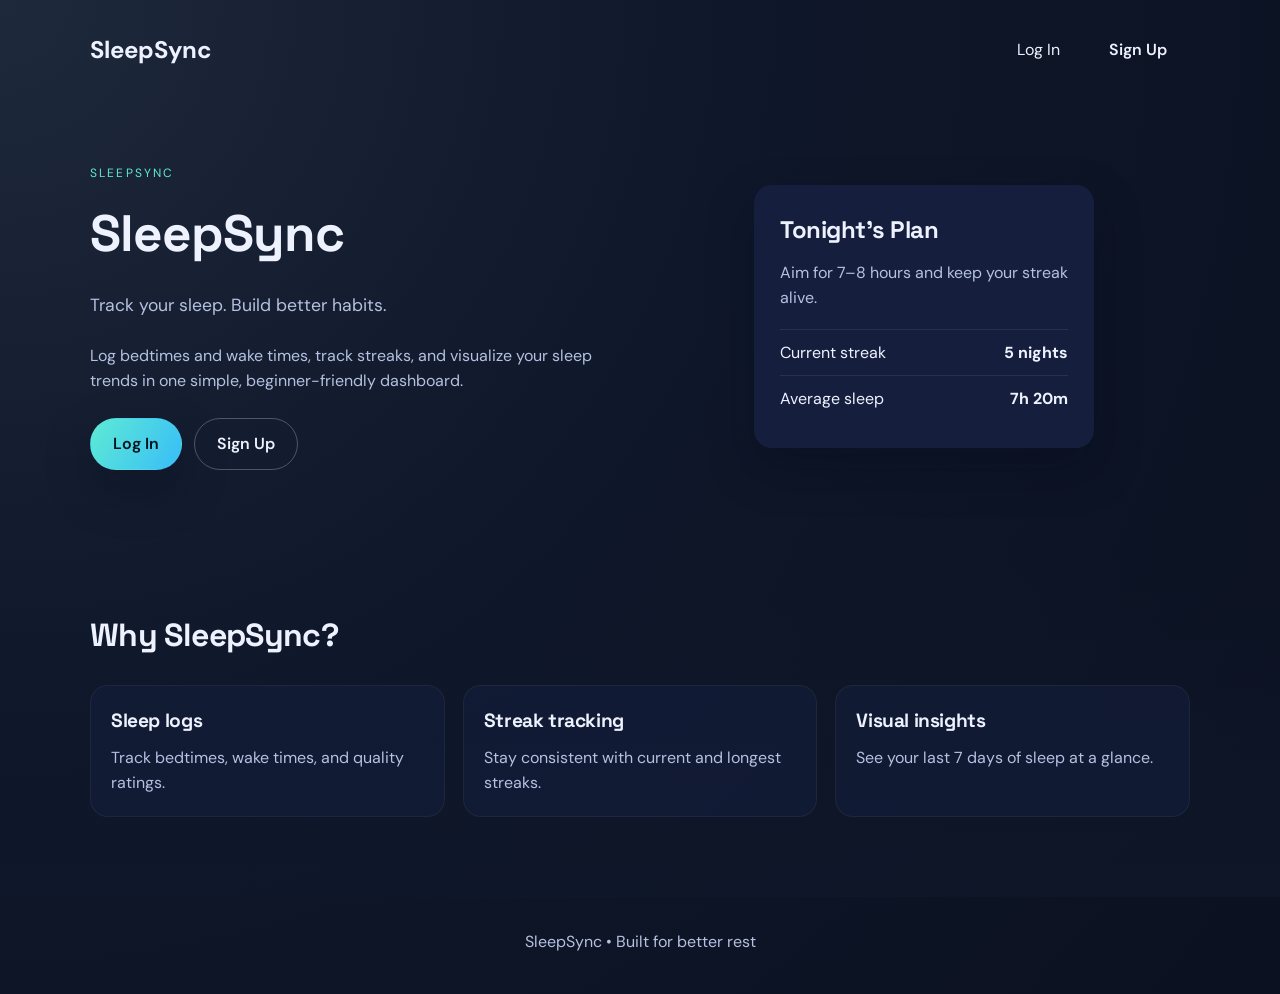
<file: index.html>
<!doctype html>
<html lang="en">
  <head>
    <meta charset="utf-8" />
    <meta name="viewport" content="width=device-width, initial-scale=1" />
    <title>SleepSync</title>
    <meta name="description" content="SleepSync helps you track sleep and build better habits." />
    <link rel="stylesheet" href="css/styles.css" />
  </head>
  <body>
    <header class="site-header">
      <div class="container">
        <div class="brand">SleepSync</div>
        <nav class="nav">
          <a class="nav-link" href="pages/login.html">Log In</a>
          <a class="nav-link button" href="pages/signup.html">Sign Up</a>
        </nav>
      </div>
    </header>

    <main>
      <section class="hero">
        <div class="container hero-content">
          <div>
            <p class="eyebrow">SleepSync</p>
            <h1>SleepSync</h1>
            <p class="subtitle">Track your sleep. Build better habits.</p>
            <p class="hero-description">
              Log bedtimes and wake times, track streaks, and visualize your sleep trends in one
              simple, beginner-friendly dashboard.
            </p>
            <div class="hero-actions">
              <a class="button primary" href="pages/login.html">Log In</a>
              <a class="button secondary" href="pages/signup.html">Sign Up</a>
            </div>
          </div>
          <div class="hero-card">
            <div class="card">
              <h2>Tonight's Plan</h2>
              <p class="card-text">Aim for 7–8 hours and keep your streak alive.</p>
              <div class="card-row">
                <span>Current streak</span>
                <strong>5 nights</strong>
              </div>
              <div class="card-row">
                <span>Average sleep</span>
                <strong>7h 20m</strong>
              </div>
            </div>
          </div>
        </div>
      </section>

      <section class="features">
        <div class="container">
          <h2>Why SleepSync?</h2>
          <div class="feature-grid">
            <div class="feature">
              <h3>Sleep logs</h3>
              <p>Track bedtimes, wake times, and quality ratings.</p>
            </div>
            <div class="feature">
              <h3>Streak tracking</h3>
              <p>Stay consistent with current and longest streaks.</p>
            </div>
            <div class="feature">
              <h3>Visual insights</h3>
              <p>See your last 7 days of sleep at a glance.</p>
            </div>
          </div>
        </div>
      </section>
    </main>

    <footer class="site-footer">
      <div class="container">
        <p>SleepSync • Built for better rest</p>
      </div>
    </footer>

    <script src="js/app.js" defer></script>
  </body>
</html>
</file>
<file: css/styles.css>
@import url("https://fonts.googleapis.com/css2?family=DM+Sans:wght@400;500;700&family=Space+Grotesk:wght@500;700&display=swap");

:root {
  --bg: #0f172a;
  --bg-soft: #111a33;
  --card: #151f3d;
  --text: #eef2ff;
  --muted: #b4c1e0;
  --accent: #5eead4;
  --accent-2: #38bdf8;
  --shadow: 0 20px 45px rgba(5, 12, 30, 0.35);
  --radius: 18px;
}

* {
  box-sizing: border-box;
  margin: 0;
  padding: 0;
}

body {
  font-family:
    "DM Sans",
    system-ui,
    -apple-system,
    sans-serif;
  color: var(--text);
  background: radial-gradient(
    circle at top left,
    #1e293b 0%,
    #0f172a 45%,
    #0b1120 100%
  );
  min-height: 100vh;
  line-height: 1.6;
}

h1,
h2,
h3 {
  font-family: "Space Grotesk", system-ui, sans-serif;
  letter-spacing: -0.02em;
}

a {
  color: inherit;
  text-decoration: none;
}

.text-link {
  color: var(--accent-2);
  transition: color 0.2s ease;
}

.text-link:hover {
  text-decoration: underline;
}

.container {
  width: min(1100px, 90vw);
  margin: 0 auto;
}

.site-header {
  padding: 24px 0;
}

.site-header .container {
  display: flex;
  justify-content: space-between;
  align-items: center;
}

.brand {
  font-size: 1.5rem;
  font-weight: 700;
}

.nav {
  display: flex;
  gap: 12px;
  align-items: center;
}

.nav-link {
  padding: 8px 14px;
  border-radius: 999px;
  transition: background 0.2s ease;
}

.nav-link:hover {
  background: rgba(255, 255, 255, 0.08);
}

.button {
  display: inline-flex;
  align-items: center;
  justify-content: center;
  padding: 12px 22px;
  border-radius: 999px;
  border: 1px solid transparent;
  font-weight: 600;
  transition:
    transform 0.2s ease,
    box-shadow 0.2s ease,
    border 0.2s ease;
}

.button.primary {
  background: linear-gradient(120deg, var(--accent), var(--accent-2));
  color: #08131f;
  box-shadow: var(--shadow);
}

.button.secondary {
  border-color: rgba(255, 255, 255, 0.25);
  color: var(--text);
  background: transparent;
}

.button.danger {
  border-color: rgba(239, 68, 68, 0.75);
  color: #ffe4e6;
  background: linear-gradient(140deg, #7f1d1d, #450a0a);
  box-shadow: 0 10px 25px rgba(69, 10, 10, 0.45);
}

.button:focus-visible {
  outline: 3px solid rgba(94, 234, 212, 0.9);
  outline-offset: 2px;
}

.button.danger:focus-visible {
  outline-color: rgba(252, 165, 165, 0.95);
}

.button:hover {
  transform: translateY(-2px);
}

.hero {
  padding: 64px 0 80px;
}

.hero-content {
  display: grid;
  grid-template-columns: repeat(auto-fit, minmax(260px, 1fr));
  gap: 36px;
  align-items: center;
}

.eyebrow {
  text-transform: uppercase;
  letter-spacing: 0.18em;
  font-size: 0.75rem;
  color: var(--accent);
  margin-bottom: 10px;
}

.hero h1 {
  font-size: clamp(2.5rem, 4vw, 3.5rem);
  margin-bottom: 16px;
}

.subtitle {
  font-size: 1.1rem;
  color: var(--muted);
  margin-bottom: 24px;
}

.hero-description {
  color: var(--muted);
  margin-bottom: 24px;
}

.hero-actions {
  display: flex;
  flex-wrap: wrap;
  gap: 12px;
}

.hero-card {
  display: flex;
  justify-content: center;
}

.card {
  background: var(--card);
  padding: 26px;
  border-radius: var(--radius);
  box-shadow: var(--shadow);
  width: min(340px, 100%);
}

.card h2 {
  font-size: 1.5rem;
  margin-bottom: 10px;
}

.card-text {
  color: var(--muted);
  margin-bottom: 18px;
}

.card-row {
  display: flex;
  justify-content: space-between;
  padding: 10px 0;
  border-top: 1px solid rgba(255, 255, 255, 0.08);
}

.features {
  padding: 60px 0 80px;
  background: linear-gradient(
    180deg,
    rgba(15, 23, 42, 0) 0%,
    rgba(15, 23, 42, 0.75) 100%
  );
}

.features h2 {
  font-size: 2rem;
  margin-bottom: 24px;
}

.feature-grid {
  display: grid;
  grid-template-columns: repeat(auto-fit, minmax(220px, 1fr));
  gap: 18px;
}

.feature {
  padding: 20px;
  border-radius: var(--radius);
  background: rgba(21, 31, 61, 0.6);
  border: 1px solid rgba(255, 255, 255, 0.05);
}

.feature h3 {
  margin-bottom: 8px;
  font-size: 1.2rem;
}

.feature p {
  color: var(--muted);
}

.site-footer {
  padding: 32px 0 40px;
  color: var(--muted);
  text-align: center;
}

.page {
  padding: 60px 0;
}

.page h1 {
  font-size: 2.2rem;
  margin-bottom: 16px;
}

.page-card {
  background: var(--card);
  padding: 28px;
  border-radius: var(--radius);
  box-shadow: var(--shadow);
  max-width: 520px;
  margin: 0 auto;
}

.stats-row {
  display: flex;
  justify-content: space-between;
  gap: 12px;
  margin: 18px 0 24px;
  padding: 12px 16px;
  border-radius: 14px;
  background: rgba(10, 18, 36, 0.7);
}

.stats-row span {
  color: var(--muted);
}

.log-list {
  list-style: none;
  display: grid;
  gap: 10px;
  margin-top: 14px;
}

.log-item {
  padding: 12px 14px;
  border-radius: 12px;
  background: rgba(10, 18, 36, 0.6);
  border: 1px solid rgba(255, 255, 255, 0.06);
}

.section-title {
  margin-top: 24px;
  font-size: 1.4rem;
}

.form-field {
  display: flex;
  flex-direction: column;
  gap: 8px;
  margin-bottom: 16px;
}

.form-field input,
.form-field select,
.form-field textarea {
  padding: 12px 14px;
  border-radius: 12px;
  border: 1px solid rgba(255, 255, 255, 0.2);
  background: rgba(7, 12, 25, 0.7);
  color: var(--text);
}

.form-field input[type="time"],
.form-field input[type="date"] {
  color-scheme: dark;
}

.form-field input[type="time"]::-webkit-calendar-picker-indicator,
.form-field input[type="date"]::-webkit-calendar-picker-indicator {
  filter: invert(1) brightness(2.1) contrast(1.1);
  opacity: 0.95;
  cursor: pointer;
}

.form-field textarea {
  resize: vertical;
}

.form-grid {
  display: grid;
  grid-template-columns: repeat(2, minmax(0, 1fr));
  gap: 16px;
}

.form-field-full {
  grid-column: 1 / -1;
}

.form-actions {
  display: flex;
  flex-wrap: wrap;
  gap: 12px;
  margin-top: 8px;
}

.helper {
  color: var(--muted);
  font-size: 0.95rem;
}

.dashboard {
  display: grid;
  gap: 28px;
}

.dashboard .card {
  width: 100%;
}

.dashboard-header {
  display: flex;
  justify-content: space-between;
  align-items: flex-end;
  gap: 16px;
}

.dashboard-top,
.dashboard-middle,
.dashboard-bottom {
  display: grid;
  gap: 18px;
}

.dashboard-top {
  grid-template-columns: repeat(auto-fit, minmax(200px, 1fr));
}

.dashboard-middle {
  grid-template-columns: repeat(auto-fit, minmax(280px, 1fr));
  align-items: start;
}

.dashboard-bottom {
  grid-template-columns: 1fr;
  align-items: start;
}

.main-feature-card {
  border: 1px solid rgba(94, 234, 212, 0.25);
  box-shadow: 0 24px 55px rgba(7, 20, 43, 0.45);
}
.icon-plus-button {
  width: 46px;
  height: 46px;
  padding: 0;
  border-radius: 50%;
  font-size: 1.7rem;
  line-height: 1;
}
.modal-overlay {
  position: fixed;
  inset: 0;
  display: grid;
  place-items: center;
  padding: 20px;
  background: rgba(4, 9, 20, 0.72);
  backdrop-filter: blur(3px);
  z-index: 1100;
}
.modal-card {
  width: min(700px, 100%);
  max-height: 90vh;
  overflow: auto;
  background: var(--card);
  border-radius: var(--radius);
  border: 1px solid rgba(255, 255, 255, 0.08);
  box-shadow: 0 32px 60px rgba(2, 8, 26, 0.55);
  padding: 24px;
}
.modal-header {
  display: flex;
  justify-content: space-between;
  align-items: center;
  margin-bottom: 14px;
}
.modal-close {
  width: 42px;
  height: 42px;
  padding: 0;
  border-radius: 50%;
  font-size: 1.5rem;
  line-height: 1;
}
body.modal-open {
  overflow: hidden;
}

.stat-card h2 {
  font-size: 1.1rem;
  margin-bottom: 10px;
}

.stat-value {
  font-size: 2rem;
  font-weight: 700;
  margin-bottom: 6px;
}

.card-header {
  margin-bottom: 16px;
}

.chart {
  display: grid;
  grid-template-columns: repeat(7, minmax(0, 1fr));
  gap: 10px;
  align-items: end;
  height: 220px;
  padding: 12px 6px 4px;
  border-radius: 16px;
  background: rgba(10, 18, 36, 0.6);
  border: 1px solid rgba(255, 255, 255, 0.06);
}

.chart-bar {
  display: flex;
  flex-direction: column;
  align-items: center;
  gap: 6px;
}

.chart-bar span {
  font-size: 0.75rem;
  color: var(--muted);
}

.bar {
  width: 100%;
  max-width: 32px;
  border-radius: 10px 10px 4px 4px;
  background: linear-gradient(180deg, var(--accent), var(--accent-2));
  box-shadow: var(--shadow);
  min-height: 18px;
}

.insight-list {
  list-style: none;
  display: grid;
  gap: 12px;
  margin-top: 8px;
}

.insight-list li {
  display: flex;
  justify-content: space-between;
  align-items: center;
  padding: 12px 14px;
  border-radius: 12px;
  background: rgba(10, 18, 36, 0.6);
  border: 1px solid rgba(255, 255, 255, 0.06);
}

.history-list {
  display: grid;
  gap: 12px;
}

.history-filters {
  margin-bottom: 14px;
  padding: 14px;
  border-radius: 14px;
  background: rgba(10, 18, 36, 0.55);
  border: 1px solid rgba(255, 255, 255, 0.07);
}

.filter-grid {
  display: grid;
  grid-template-columns: repeat(auto-fit, minmax(150px, 1fr));
  gap: 10px;
}

.quick-filter-row {
  display: grid;
  grid-template-columns: 1fr;
  gap: 10px;
  align-items: end;
}

.quick-filter-row .form-field {
  margin-bottom: 0;
}

.quick-filter-actions {
  display: flex;
  gap: 10px;
  justify-content: flex-start;
}

.quick-filter-actions .button {
  width: auto;
  max-width: 100%;
}

.filter-grid .form-field {
  margin-bottom: 0;
}

.history-filter-actions {
  margin-top: 12px;
  display: flex;
  justify-content: space-between;
  gap: 12px;
  align-items: center;
}

.history-item {
  padding: 16px;
  border-radius: 14px;
  background: rgba(10, 18, 36, 0.6);
  border: 1px solid rgba(255, 255, 255, 0.06);
  display: grid;
  gap: 12px;
}

.history-header {
  display: flex;
  align-items: center;
  justify-content: space-between;
  gap: 10px;
}

.history-meta {
  display: flex;
  flex-wrap: wrap;
  gap: 12px;
  color: var(--muted);
  font-size: 0.95rem;
}

.history-actions {
  display: flex;
  gap: 10px;
  flex-wrap: wrap;
}

.history-notes {
  color: var(--muted);
  font-size: 0.95rem;
}

.tag {
  display: inline-flex;
  align-items: center;
  padding: 4px 10px;
  border-radius: 999px;
  background: rgba(56, 189, 248, 0.15);
  color: var(--accent-2);
  font-size: 0.85rem;
  font-weight: 600;
}

.hidden {
  display: none;
}

@media (max-width: 720px) {
  .site-header .container {
    flex-direction: column;
    gap: 16px;
  }

  .nav {
    flex-wrap: wrap;
    justify-content: center;
  }

  .hero {
    padding-top: 32px;
  }

  .form-grid {
    grid-template-columns: 1fr;
  }

  .dashboard-header {
    flex-direction: column;
    align-items: flex-start;
  }

  .chart {
    grid-template-columns: repeat(7, minmax(0, 1fr));
    height: 180px;
  }

  .history-filter-actions {
    flex-direction: column;
    align-items: stretch;
  }

  .quick-filter-row {
    grid-template-columns: 1fr;
  }

  .quick-filter-actions {
    flex-direction: column;
  }

  .button,
  .nav-link.button {
    width: 100%;
  }
}

@media (max-width: 520px) {
  .chart {
    gap: 6px;
  }

  .bar {
    max-width: 24px;
  }
}
</file>
